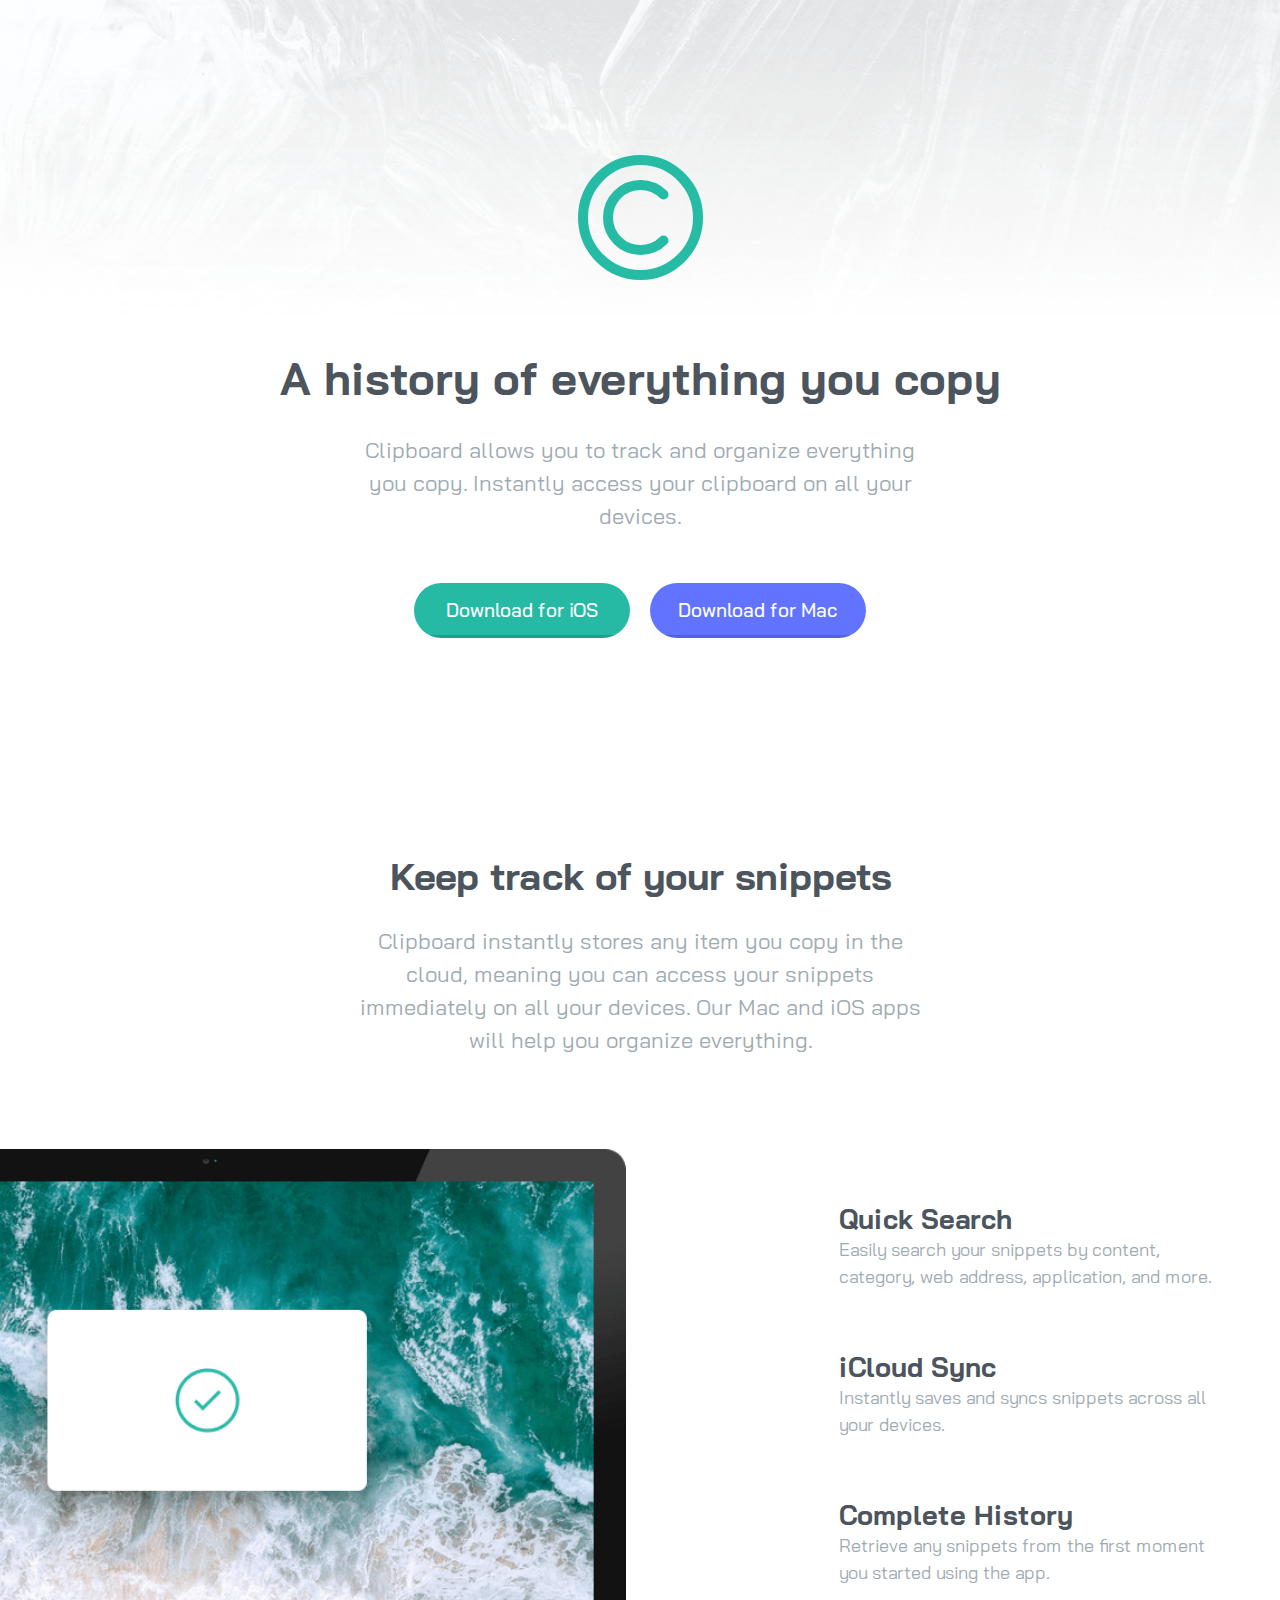
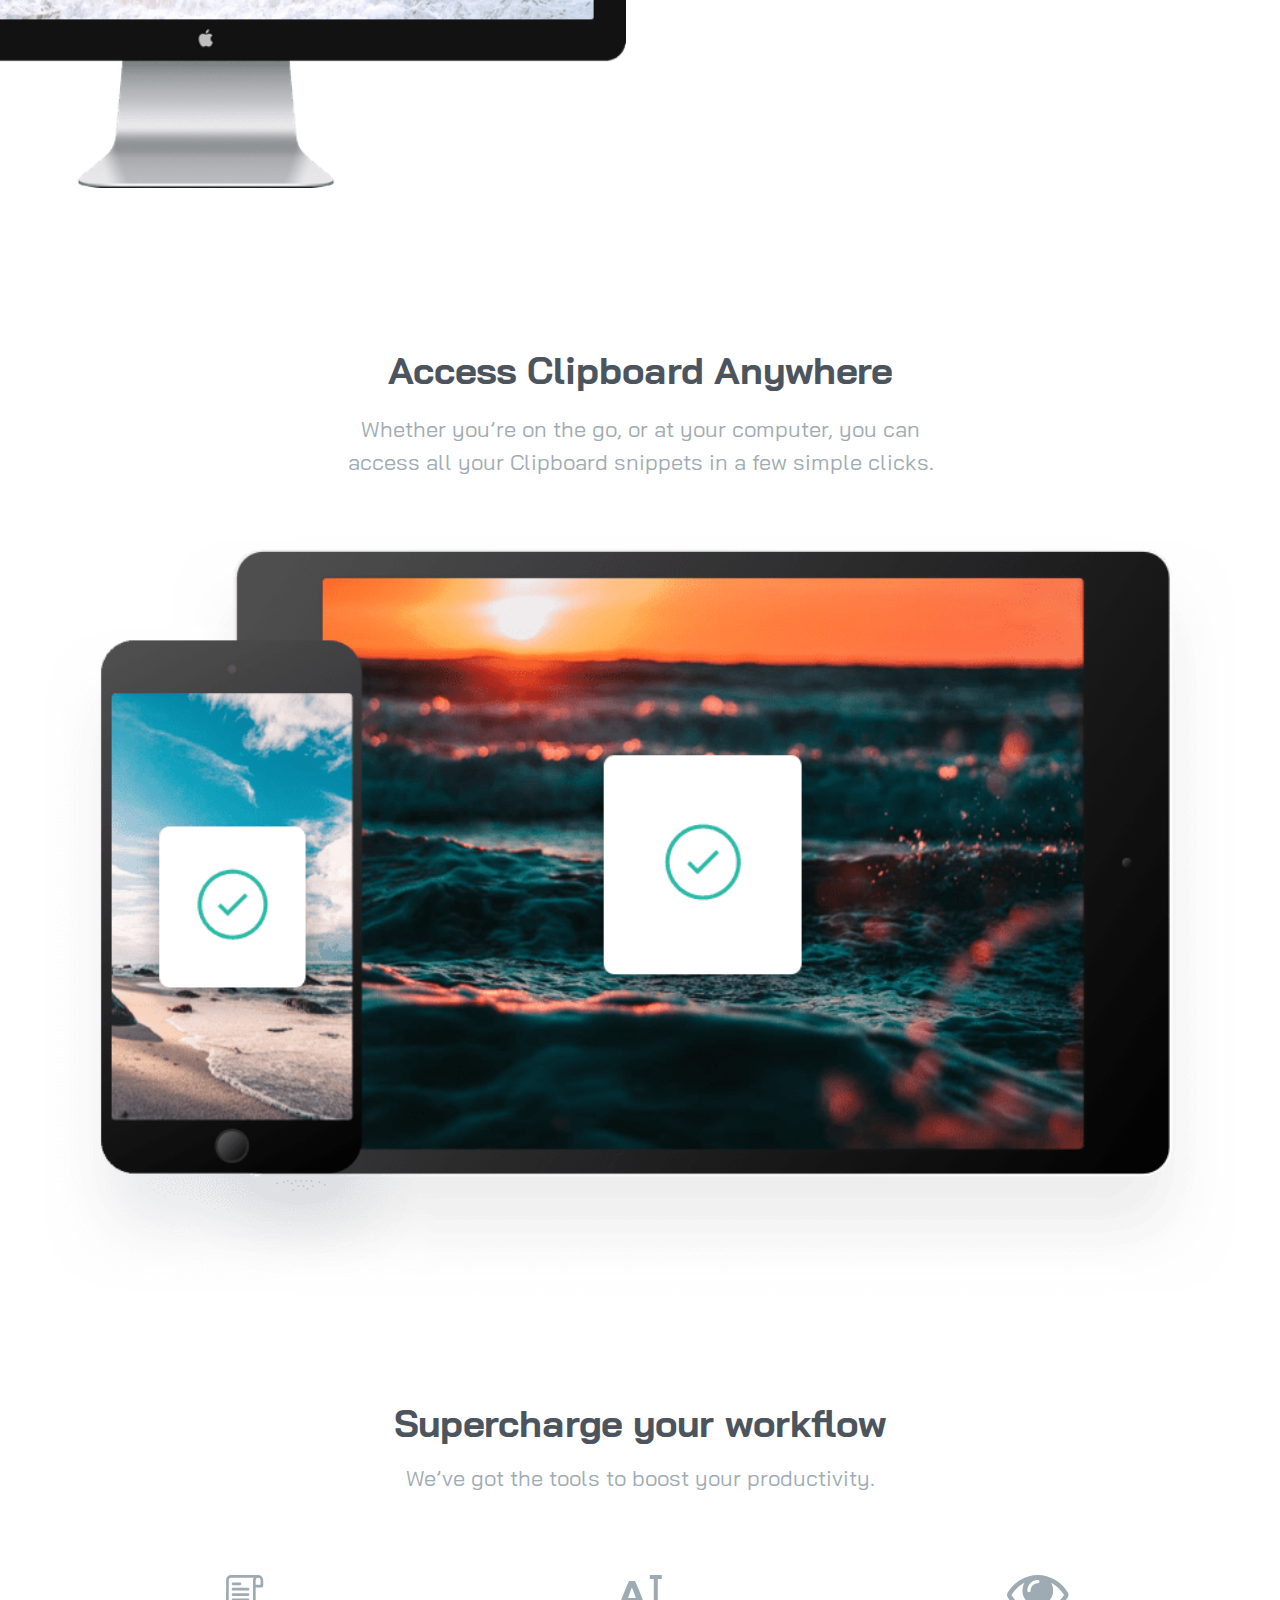
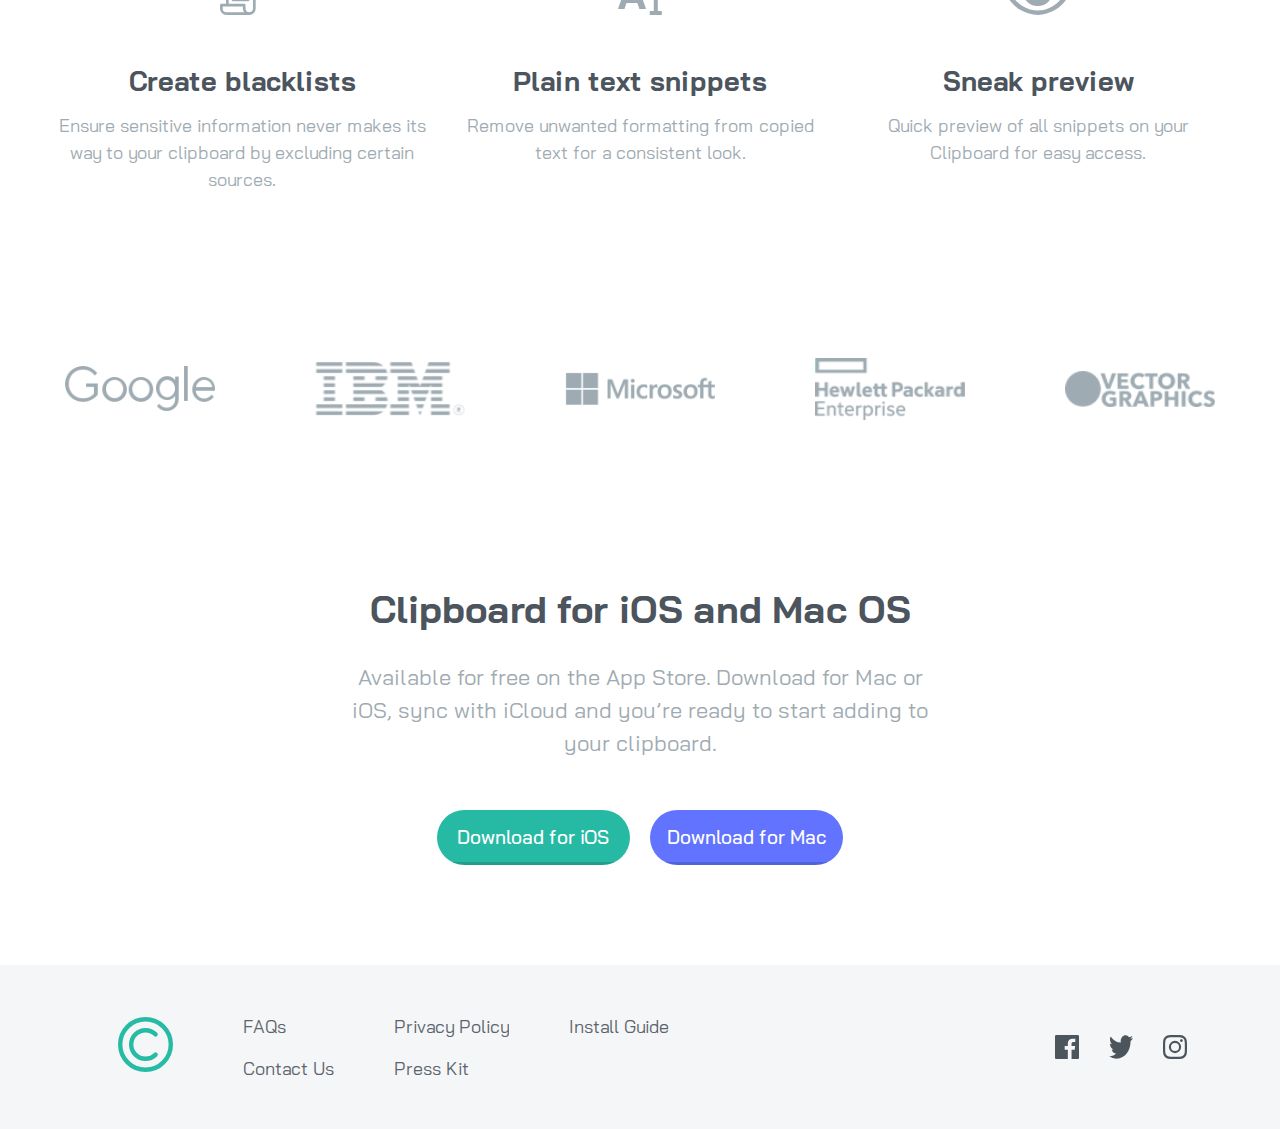
<file: application/source/index.html>
<!DOCTYPE html>
<!--[if lt IE 7]>      <html class="no-js lt-ie9 lt-ie8 lt-ie7"> <![endif]-->
<!--[if IE 7]>         <html class="no-js lt-ie9 lt-ie8"> <![endif]-->
<!--[if IE 8]>         <html class="no-js lt-ie9"> <![endif]-->
<!--[if gt IE 8]>      <html class="no-js"> <!--<![endif]-->
<html>
  <head>
    <!--TITLE-->
    <title>Clipboard</title>

    <!--META-->
    <meta charset="utf-8" />
    <meta http-equiv="X-UA-Compatible" content="IE=edge" />
    <meta name="description" content="" />
    <meta name="viewport" content="width=device-width, initial-scale=1" />

    <!--LINK-->
    <link rel="preconnect" href="https://fonts.gstatic.com" />
    <link href="https://fonts.googleapis.com/css2?family=Bai+Jamjuree:wght@400;500;600&display=swap" rel="stylesheet" />
    <link rel="stylesheet" href="./public/style/index/index.css" />
  </head>
  <body>
    <!--[if lt IE 7]>
      <p class="browsehappy">You are using an <strong>outdated</strong> browser. Please <a href="#">upgrade your browser</a> to improve your experience.</p>
    <![endif]-->

    <main class="hero">
      <div class="hero__content container grid">
        <div class="hero__logo-area flex">
          <img src="public/images/logo.svg" alt="brand logo" />
        </div>
        <div class="hero__text-area">
          <h1 class="primary-title">A history of everything you copy</h1>
          <p class="primary-paragraph">Clipboard allows you to track and organize everything you copy. Instantly access your clipboard on all your devices.</p>
        </div>
        <div class="hero__btn-area flex">
          <a href="#" class="btn btn-primary-green">Download for iOS</a>
          <a href="#" class="btn btn-primary-blue">Download for Mac</a>
        </div>
      </div>
    </main>

    <section class="features">
      <div class="features__content container grid">
        <div class="features__text-area">
          <h2 class="secondary-title">Keep track of your snippets</h2>
          <p class="primary-paragraph">Clipboard instantly stores any item you copy in the cloud, meaning you can access your snippets immediately on all your devices. Our Mac and iOS apps will help you organize everything.</p>
        </div>
        <div class="features__img-area">
          <img src="public/images/image-computer.png" alt="computer image" />
        </div>
        <ul class="features__features-list">
          <li class="feature">
            <h3 class="tertiary-title">Quick Search</h3>
            <p class="secondary-paragraph">Easily search your snippets by content, category, web address, application, and more.</p>
          </li>
          <li class="feature">
            <h3 class="tertiary-title">iCloud Sync</h3>
            <p class="secondary-paragraph">Instantly saves and syncs snippets across all your devices.</p>
          </li>
          <li class="feature">
            <h3 class="tertiary-title">Complete History</h3>
            <p class="secondary-paragraph">Retrieve any snippets from the first moment you started using the app.</p>
          </li>
        </ul>
      </div>
    </section>

    <section class="clipboard">
      <div class="clipboard__content container grid">
        <div class="clipboard__text-area">
          <h2 class="secondary-title">Access Clipboard Anywhere</h2>
          <p class="primary-paragraph">Whether you’re on the go, or at your computer, you can access all your Clipboard snippets in a few simple clicks.</p>
        </div>
        <div class="clipboard__img-area">
          <img src="public/images/image-devices.png" alt="devices illustration" />
        </div>
      </div>
    </section>

    <section class="other-features">
      <div class="other-features__content container grid">
        <div class="other-features__text-area">
          <h2 class="secondary-title">Supercharge your workflow</h2>
          <p class="primary-paragraph">We’ve got the tools to boost your productivity.</p>
        </div>
        <ul class="other-features__features-list flex">
          <li class="feature">
            <img src="public/images/icon-blacklist.svg" alt="blacklist icon" />
            <h3 class="tertiary-title">Create blacklists</h3>
            <p class="secondary-paragraph">Ensure sensitive information never makes its way to your clipboard by excluding certain sources.</p>
          </li>
          <li class="feature">
            <img src="public/images/icon-text.svg" alt="blacklist icon" />
            <h3 class="tertiary-title">Plain text snippets</h3>
            <p class="secondary-paragraph">Remove unwanted formatting from copied text for a consistent look.</p>
          </li>
          <li class="feature">
            <img src="public/images/icon-preview.svg" alt="blacklist icon" />
            <h3 class="tertiary-title">Sneak preview</h3>
            <p class="secondary-paragraph">Quick preview of all snippets on your Clipboard for easy access.</p>
          </li>
        </ul>
      </div>
    </section>

    <section class="sponsors">
      <div class="sponsors__content container">
        <div class="sponsors__companies grid">
          <img src="public/images/logo-google.png" alt="google logo" />
          <img src="public/images/logo-ibm.png" alt="ibm logo" />
          <img src="public/images/logo-microsoft.png" alt="microsoft logo" />
          <img src="public/images/logo-hp.png" alt="hp logo" />
          <img src="public/images/logo-vector-graphics.png" alt="vector graphics logo" />
        </div>
      </div>
    </section>

    <section class="download">
      <div class="download__content container grid">
        <div class="download__text-area">
          <h1 class="secondary-title">Clipboard for iOS and Mac OS</h1>
          <p class="primary-paragraph">Available for free on the App Store. Download for Mac or iOS, sync with iCloud and you’re ready to start adding to your clipboard.</p>
        </div>
        <div class="download__btn-area flex">
          <a href="#" class="btn btn-primary-green">Download for iOS</a>
          <a href="#" class="btn btn-primary-blue">Download for Mac</a>
        </div>
      </div>
    </section>

    <footer class="footer">
      <div class="footer__content container flex">
        <div class="footer__logo">
          <img src="public/images/logo.svg" alt="brand logo" />
        </div>
        <div class="footer__links flex">
          <div class="group group1 flex">
            <a href="#">FAQs</a>
            <a href="#">Contact Us</a>
          </div>
          <div class="group group2 flex">
            <a href="#">Privacy Policy</a>
            <a href="#">Press Kit</a>
          </div>
          <div class="group group3 flex">
            <a href="#">Install Guide</a>
          </div>
        </div>
        <div class="footer__icons flex">
          <img src="public/images/icon-facebook.svg" alt="facebook icon" />
          <img src="public/images/icon-twitter.svg" alt="twitter icon" />
          <img src="public/images/icon-instagram.svg" alt="instagram icon" />
        </div>
      </div>
    </footer>
  </body>
</html>
</file>
<file: application/source/public/style/index/index.css>
*,
*::after,
*::before {
  margin: 0;
  padding: 0;
  -webkit-box-sizing: border-box;
          box-sizing: border-box;
}

html,
body {
  overflow-x: hidden;
}

body {
  position: relative;
  font-family: 'Bai Jamjuree', sans-serif;
}

.flex {
  display: -webkit-box;
  display: -ms-flexbox;
  display: flex;
}

.grid {
  display: -ms-grid;
  display: grid;
}

.container {
  padding: 0 calc((100vw - 1250px) / 2);
  margin: 0 1.75rem;
}

.btn-primary-green {
  display: -webkit-box;
  display: -ms-flexbox;
  display: flex;
  -webkit-box-align: center;
      -ms-flex-align: center;
          align-items: center;
  -webkit-box-pack: center;
      -ms-flex-pack: center;
          justify-content: center;
  min-height: 3.4375rem;
  padding: 0.625rem;
  text-decoration: none;
  color: white;
  background: -webkit-gradient(linear, left top, left bottom, color-stop(94%, #26baa4), color-stop(7%, #219d89));
  background: linear-gradient(to bottom, #26baa4 94%, #219d89 7%);
  border-radius: 50px;
  font-size: 1.125rem;
  font-weight: 500;
  -webkit-transition: opacity 0.2s ease, font-size 0.2s ease;
  transition: opacity 0.2s ease, font-size 0.2s ease;
}

.btn-primary-green:hover {
  opacity: 0.75;
}

@media screen and (min-width: 730px) {
  .btn-primary-green {
    font-size: 1.1875rem;
  }
}

.btn-primary-blue {
  display: -webkit-box;
  display: -ms-flexbox;
  display: flex;
  -webkit-box-align: center;
      -ms-flex-align: center;
          align-items: center;
  -webkit-box-pack: center;
      -ms-flex-pack: center;
          justify-content: center;
  min-height: 3.4375rem;
  padding: 0.625rem;
  text-decoration: none;
  color: white;
  background: -webkit-gradient(linear, left top, left bottom, color-stop(94%, #6173ff), color-stop(7%, #5163d7));
  background: linear-gradient(to bottom, #6173ff 94%, #5163d7 7%);
  border-radius: 50px;
  font-size: 1.125rem;
  font-weight: 500;
  -webkit-transition: opacity 0.2s ease, font-size 0.2s ease;
  transition: opacity 0.2s ease, font-size 0.2s ease;
}

.btn-primary-blue:hover {
  opacity: 0.75;
}

@media screen and (min-width: 730px) {
  .btn-primary-blue {
    font-size: 1.1875rem;
  }
}

.footer {
  background: #f5f6f8;
}

.footer__content {
  padding: 3.125rem;
  -webkit-box-orient: vertical;
  -webkit-box-direction: normal;
      -ms-flex-direction: column;
          flex-direction: column;
  -webkit-box-align: center;
      -ms-flex-align: center;
          align-items: center;
  -webkit-box-pack: center;
      -ms-flex-pack: center;
          justify-content: center;
}

@media screen and (min-width: 1000px) {
  .footer__content {
    -webkit-box-orient: horizontal;
    -webkit-box-direction: normal;
        -ms-flex-direction: row;
            flex-direction: row;
    -webkit-box-pack: start;
        -ms-flex-pack: start;
            justify-content: flex-start;
  }
}

.footer__logo {
  margin-bottom: 3.125rem;
}

@media screen and (min-width: 1000px) {
  .footer__logo {
    margin: 0 40px 0;
  }
}

.footer__logo img {
  width: 3.125rem;
}

@media screen and (min-width: 1000px) {
  .footer__logo img {
    width: 3.4375rem;
  }
}

.footer__links {
  text-align: center;
  -webkit-box-orient: vertical;
  -webkit-box-direction: normal;
      -ms-flex-direction: column;
          flex-direction: column;
}

@media screen and (min-width: 1000px) {
  .footer__links {
    -webkit-box-orient: horizontal;
    -webkit-box-direction: normal;
        -ms-flex-direction: row;
            flex-direction: row;
    text-align: left;
  }
}

.footer__links .group {
  -webkit-box-orient: vertical;
  -webkit-box-direction: normal;
      -ms-flex-direction: column;
          flex-direction: column;
}

@media screen and (min-width: 1000px) {
  .footer__links .group {
    margin: 0 1.875rem;
  }
}

.footer__links .group a {
  color: #4c545d;
  opacity: 0.9;
  text-decoration: none;
  font-weight: 600;
  font-size: clamp(1.125rem, 5vw, 1.375rem);
  margin-bottom: 2.3125rem;
  -webkit-transition: color 0.2s ease;
  transition: color 0.2s ease;
}

.footer__links .group a:hover {
  color: #26baa4;
}

@media screen and (min-width: 1000px) {
  .footer__links .group a {
    margin: 0;
    font-weight: 400;
    font-size: clamp(1rem, 1.4vw, 1.125rem);
  }
}

@media screen and (min-width: 1000px) {
  .footer__links .group a + a {
    margin-top: 1.25rem;
  }
}

.footer__icons {
  margin-top: 1.25rem;
}

@media screen and (min-width: 1000px) {
  .footer__icons {
    margin: 0 0 0 auto;
  }
}

.footer__icons img {
  cursor: pointer;
  margin: 0 0.9375rem;
  -webkit-transition: -webkit-filter 0.2s ease;
  transition: -webkit-filter 0.2s ease;
  transition: filter 0.2s ease;
  transition: filter 0.2s ease, -webkit-filter 0.2s ease;
}

.footer__icons img:hover {
  -webkit-filter: invert(62%) sepia(24%) saturate(1112%) hue-rotate(122deg) brightness(93%) contrast(95%);
          filter: invert(62%) sepia(24%) saturate(1112%) hue-rotate(122deg) brightness(93%) contrast(95%);
}

.primary-title {
  font-size: 2.125rem;
  color: #4c545d;
  -webkit-transition: font-size 0.3s ease;
  transition: font-size 0.3s ease;
}

@media screen and (min-width: 730px) {
  .primary-title {
    font-size: clamp(2.375rem, 5vw, 2.8125rem);
  }
}

.secondary-title {
  font-size: 1.6875rem;
  color: #4c545d;
  -webkit-transition: font-size 0.3s ease;
  transition: font-size 0.3s ease;
}

@media screen and (min-width: 730px) {
  .secondary-title {
    font-size: clamp(2.0625rem, 5vw, 2.375rem);
  }
}

.tertiary-title {
  font-size: 1.375rem;
  color: #4c545d;
  -webkit-transition: font-size 0.3s ease;
  transition: font-size 0.3s ease;
}

@media screen and (min-width: 730px) {
  .tertiary-title {
    font-size: 1.6875rem;
  }
}

.primary-paragraph {
  font-size: 1.125rem;
  line-height: 1.5;
  color: #9fabb2;
  -webkit-transition: font-size 0.3s ease;
  transition: font-size 0.3s ease;
  margin: auto;
}

@media screen and (min-width: 730px) {
  .primary-paragraph {
    font-size: clamp(1.1875rem, 5vw, 1.375rem);
    max-width: 45ch;
  }
}

.secondary-paragraph {
  font-size: 1.125rem;
  line-height: 1.5;
  color: #9fabb2;
  -webkit-transition: font-size 0.3s ease;
  transition: font-size 0.3s ease;
  margin: auto;
}

@media screen and (min-width: 730px) {
  .secondary-paragraph {
    max-width: 45ch;
  }
}

.hero {
  background: url("../../../public/images/bg-header-mobile.png") no-repeat center top;
  background-size: 100%;
}

@media screen and (min-width: 730px) {
  .hero {
    background: url("../../../public/images/bg-header-desktop.png") no-repeat center top;
    background-size: 100%;
  }
}

.hero__content {
  padding-bottom: 100px;
  padding-top: 100px;
  min-height: 88vh;
  place-content: center;
}

.hero__logo-area {
  -webkit-box-pack: center;
      -ms-flex-pack: center;
          justify-content: center;
  margin-bottom: 4.375rem;
}

.hero__text-area {
  text-align: center;
  margin-bottom: 3.125rem;
}

.hero__text-area h1 {
  margin-bottom: 1.75rem;
}

.hero__btn-area {
  -webkit-box-orient: vertical;
  -webkit-box-direction: normal;
      -ms-flex-direction: column;
          flex-direction: column;
}

@media screen and (min-width: 730px) {
  .hero__btn-area {
    -webkit-box-orient: horizontal;
    -webkit-box-direction: normal;
        -ms-flex-direction: row;
            flex-direction: row;
    -webkit-box-pack: center;
        -ms-flex-pack: center;
            justify-content: center;
  }
}

.hero__btn-area .btn {
  width: 100%;
  max-width: 450px;
  margin: auto;
}

@media screen and (min-width: 730px) {
  .hero__btn-area .btn {
    width: 30%;
    margin: 0;
  }
  .hero__btn-area .btn:first-child {
    margin-right: 1.25rem;
  }
}

.hero__btn-area .btn + .btn {
  margin-top: 1.25rem;
}

@media screen and (min-width: 730px) {
  .hero__btn-area .btn + .btn {
    margin: 0;
  }
}

.features {
  margin: 3.75rem 0;
}

.features__content {
  -ms-grid-columns: 1fr;
      grid-template-columns: 1fr;
}

@media screen and (min-width: 1000px) {
  .features__content {
    -ms-grid-columns: (1fr)[6];
        grid-template-columns: repeat(6, 1fr);
    -ms-grid-rows: 350px;
        grid-template-rows: 350px;
  }
}

.features__text-area {
  text-align: center;
}

@media screen and (min-width: 1000px) {
  .features__text-area {
    -ms-grid-column: 1;
    -ms-grid-column-span: 6;
    grid-column: 1 / 7;
  }
}

.features__text-area h2 {
  margin-bottom: 1.5625rem;
}

.features__img-area {
  margin: 4.1875rem auto;
  max-width: 700px;
}

@media screen and (min-width: 1000px) {
  .features__img-area {
    -ms-grid-column: 1;
    -ms-grid-column-span: 4;
    grid-column: 1 / 5;
    position: relative;
  }
}

.features__img-area img {
  width: 100%;
}

@media screen and (min-width: 1000px) {
  .features__img-area img {
    width: 840px;
    position: absolute;
    left: -655px;
    top: -120px;
  }
}

.features__features-list {
  text-align: center;
  list-style: none;
}

@media screen and (min-width: 1000px) {
  .features__features-list {
    -ms-grid-column: 5;
    -ms-grid-column-span: 2;
    grid-column: 5 / 7;
    text-align: left;
  }
}

.features__features-list .feature + .feature {
  margin-top: 3.75rem;
}

.clipboard__content {
  margin-top: 8.75rem;
  -ms-grid-columns: 1fr;
      grid-template-columns: 1fr;
  gap: 3.5625rem;
  -webkit-transition: margin-top 0.3s ease;
  transition: margin-top 0.3s ease;
}

@media screen and (min-width: 1000px) {
  .clipboard__content {
    margin-top: 22.5rem;
  }
}

.clipboard__text-area {
  text-align: center;
}

.clipboard__text-area h2 {
  margin-bottom: 1.1875rem;
}

.clipboard__img-area img {
  width: 100%;
}

.other-features__content {
  margin-top: 100px;
  gap: 5rem;
}

.other-features__text-area {
  text-align: center;
}

.other-features__text-area h2 {
  margin-bottom: 0.9375rem;
}

.other-features__features-list {
  text-align: center;
  -webkit-box-orient: vertical;
  -webkit-box-direction: normal;
      -ms-flex-direction: column;
          flex-direction: column;
  -webkit-box-align: center;
      -ms-flex-align: center;
          align-items: center;
  -webkit-box-pack: center;
      -ms-flex-pack: center;
          justify-content: center;
  list-style: none;
}

@media screen and (min-width: 1000px) {
  .other-features__features-list {
    -webkit-box-orient: horizontal;
    -webkit-box-direction: normal;
        -ms-flex-direction: row;
            flex-direction: row;
    -webkit-box-align: start;
        -ms-flex-align: start;
            align-items: flex-start;
  }
}

.other-features__features-list .feature + .feature {
  margin-top: 3.4375rem;
}

@media screen and (min-width: 1000px) {
  .other-features__features-list .feature + .feature {
    margin-top: 0;
  }
}

@media screen and (min-width: 1000px) {
  .other-features__features-list .feature {
    margin: 0 0.625rem;
  }
}

.other-features__features-list .feature img {
  margin-bottom: 2.8125rem;
}

@media screen and (min-width: 1000px) {
  .other-features__features-list .feature img {
    height: 40px;
  }
}

.other-features__features-list .feature h3 {
  margin-bottom: 0.875rem;
}

.sponsors__content {
  margin: 8.4375rem 0;
}

@media screen and (min-width: 1000px) {
  .sponsors__content {
    margin: 10.3125rem 0;
  }
}

.sponsors__companies {
  -ms-grid-columns: 1fr;
      grid-template-columns: 1fr;
}

@media screen and (min-width: 500px) {
  .sponsors__companies {
    -ms-grid-columns: 1fr 1fr;
        grid-template-columns: 1fr 1fr;
  }
}

@media screen and (min-width: 700px) {
  .sponsors__companies {
    -ms-grid-columns: (1fr)[6];
        grid-template-columns: repeat(6, 1fr);
  }
}

@media screen and (min-width: 1100px) {
  .sponsors__companies {
    -ms-grid-columns: (1fr)[5];
        grid-template-columns: repeat(5, 1fr);
  }
}

.sponsors__companies img {
  margin: auto;
  width: 150px;
  -webkit-transition: grid-column 0.3s ease;
  transition: grid-column 0.3s ease;
  transition: grid-column 0.3s ease, -ms-grid-column 0.3s ease;
}

@media screen and (min-width: 500px) {
  .sponsors__companies img:nth-child(2) {
    margin: auto;
  }
  .sponsors__companies img:nth-child(5) {
    -ms-grid-column: 1;
    -ms-grid-column-span: 2;
    grid-column: 1 / span 2;
  }
}

@media screen and (min-width: 700px) {
  .sponsors__companies img:nth-child(1) {
    -ms-grid-column: 1;
    -ms-grid-column-span: 2;
    grid-column: 1 /3;
  }
  .sponsors__companies img:nth-child(2) {
    margin: auto;
    -ms-grid-column: 3;
    -ms-grid-column-span: 2;
    grid-column: 3 /5;
  }
  .sponsors__companies img:nth-child(3) {
    margin: auto;
    -ms-grid-column: 5;
    -ms-grid-column-span: 2;
    grid-column: 5 /7;
  }
  .sponsors__companies img:nth-child(4) {
    -ms-grid-column: 2;
    -ms-grid-column-span: 2;
    grid-column: 2 / 4;
  }
  .sponsors__companies img:nth-child(5) {
    -ms-grid-column: 4;
    -ms-grid-column-span: 2;
    grid-column: 4 /6;
  }
}

@media screen and (min-width: 1100px) {
  .sponsors__companies img:nth-child(1) {
    -ms-grid-column: 1;
    -ms-grid-column-span: 1;
    grid-column: 1 /2;
  }
  .sponsors__companies img:nth-child(2) {
    -ms-grid-column: 2;
    -ms-grid-column-span: 1;
    grid-column: 2 /3;
  }
  .sponsors__companies img:nth-child(3) {
    -ms-grid-column: 3;
    -ms-grid-column-span: 1;
    grid-column: 3 /4;
  }
  .sponsors__companies img:nth-child(4) {
    margin: auto;
    -ms-grid-column: 4;
    -ms-grid-column-span: 1;
    grid-column: 4 /5;
  }
  .sponsors__companies img:nth-child(5) {
    margin: auto;
    -ms-grid-column: 5;
    -ms-grid-column-span: 1;
    grid-column: 5 /6;
  }
}

.sponsors__companies img + img {
  margin-top: 4.375rem;
}

.download__content {
  place-content: center;
  margin-bottom: 6.25rem;
}

.download__text-area {
  text-align: center;
  margin-bottom: 3.125rem;
}

.download__text-area h1 {
  margin-bottom: 1.75rem;
}

.download__btn-area {
  -webkit-box-orient: vertical;
  -webkit-box-direction: normal;
      -ms-flex-direction: column;
          flex-direction: column;
}

@media screen and (min-width: 730px) {
  .download__btn-area {
    -webkit-box-orient: horizontal;
    -webkit-box-direction: normal;
        -ms-flex-direction: row;
            flex-direction: row;
    -webkit-box-pack: center;
        -ms-flex-pack: center;
            justify-content: center;
  }
}

.download__btn-area .btn {
  width: 100%;
  max-width: 450px;
  margin: auto;
}

@media screen and (min-width: 730px) {
  .download__btn-area .btn {
    width: 33%;
    margin: 0;
  }
  .download__btn-area .btn:first-child {
    margin-right: 1.25rem;
  }
}

.download__btn-area .btn + .btn {
  margin-top: 1.25rem;
}

@media screen and (min-width: 730px) {
  .download__btn-area .btn + .btn {
    margin: 0;
  }
}
/*# sourceMappingURL=index.css.map */
</file>
